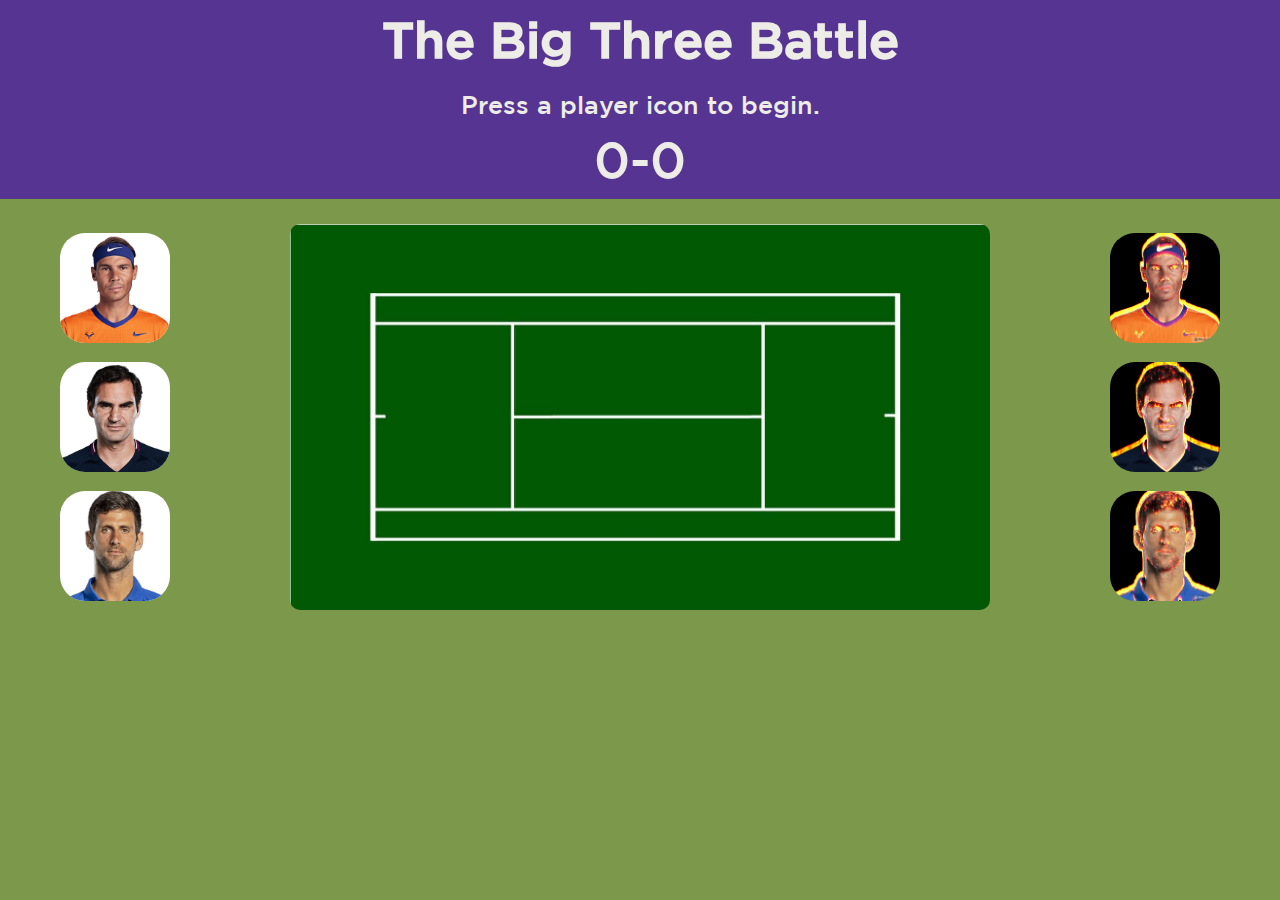
<file: index.html>
<!DOCTYPE html>
<html lang="en">
<head>
  <meta charset="UTF-8">
  <title>The Big Three Battle</title>
  <link rel="stylesheet" href="style.css">
</head>
<body>

  <h1>The Big Three Battle</h1>
  <div id="winnerLine">Press a player icon to begin.</div>
  <div id="scoreLine">0-0</div>
 
  <div class="image-div">

    <div class="human-div">
      <img class="human" src="./images/nadal.png" alt="An image of Nadal">
      <img class="human" src="./images/federer.png" alt="An image of Federer">
      <img class="human" src="./images/djokovic.png" alt="An image of Djokovic">
    </div>

    <img class="court" src="./images/tennis-court.jpg" alt="An image of a tennis court">

    <div class="mod-div">
      <img class="mod" src="./images/nadal-mod.jpg" alt="An image of a modified Nadal">
      <img class="mod" src="./images/federer-mod.jpg" alt="An image of a modified Federer">
      <img class="mod" src="./images/djokovic-mod.jpg" alt="An image of a modified Djokovic">
    </div>

  </div>

  <audio src="./audio/nad_sound_effect.mp4"></audio>
  <audio src="./audio/fed_sound_effect.mp4"></audio>
  <audio src="./audio/djo_sound_effect.mp4"></audio>

  <script src="./index.js"></script>
</body>
</html>
</file>
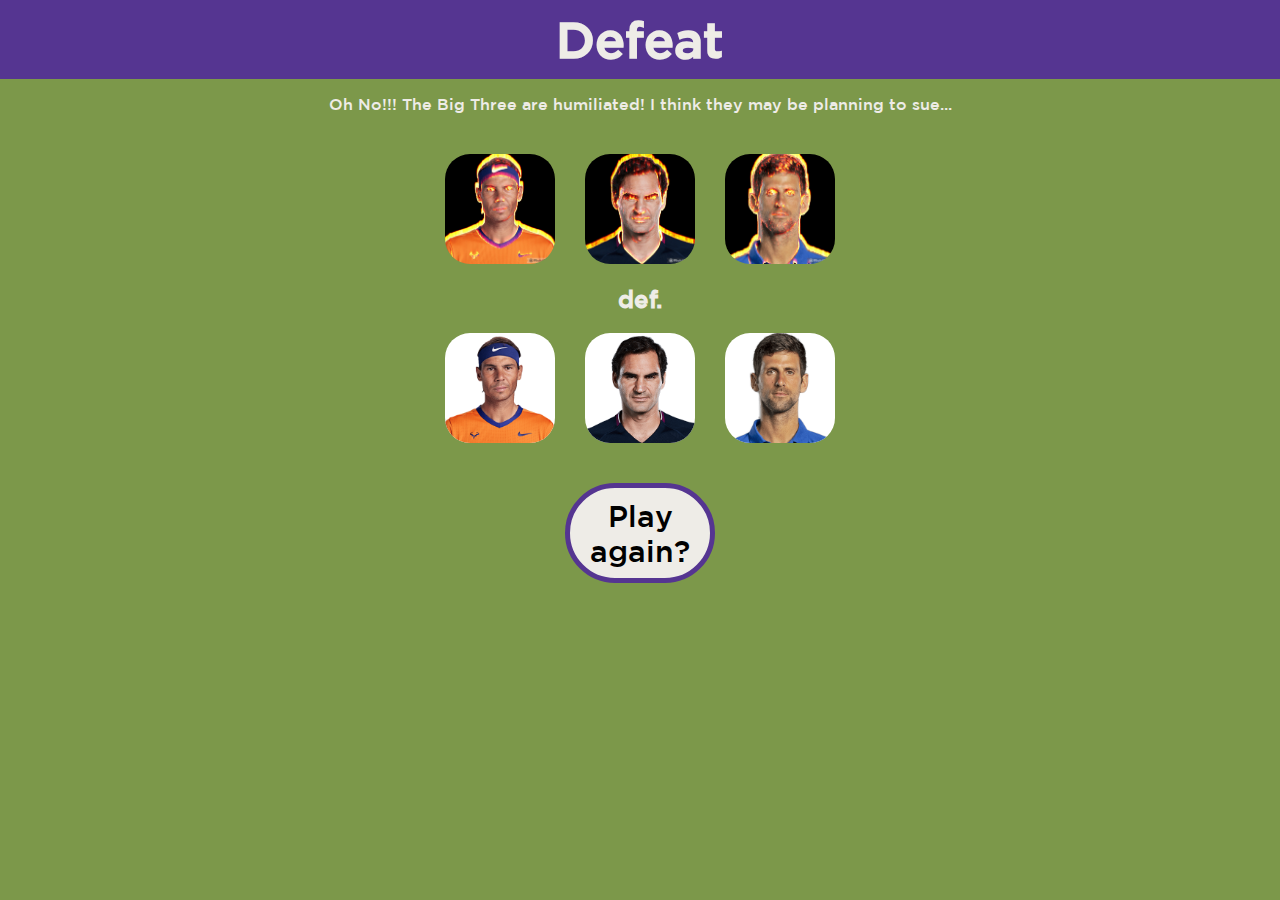
<file: end-screen/defeat.html>
<!DOCTYPE html>
<html lang="en">
<head>
    <meta charset="UTF-8">
    <meta name="viewport" content="width=device-width, initial-scale=1.0">
    <link rel="stylesheet" href="../style.css">
    <title>Defeat</title>
</head>
<body>
    <h1>Defeat</h1>
    <p>Oh No!!! The Big Three are humiliated! I think they may be planning to sue...</p>

    <div id="end-images">
        <div id="victor-div">
            <img class="mod" src="../images/nadal-mod.jpg" alt="An image of a modified Nadal">
            <img class="mod" src="../images/federer-mod.jpg" alt="An image of a modified Federer">
            <img class="mod" src="../images/djokovic-mod.jpg" alt="An image of a modified Djokovic">
        </div>
        <h2>def.</h2>
        <div id="loser-div">
            <img class="human" src="../images/nadal.png" alt="An image of Nadal">
            <img class="human" src="../images/federer.png" alt="An image of Federer">
            <img class="human" src="../images/djokovic.png" alt="An image of Djokovic">
        </div>
    </div>

    <button id="play-again">Play again?</button>
    
    <script src="./end-screen.js"></script>
</body>
</body>
</html>
</file>
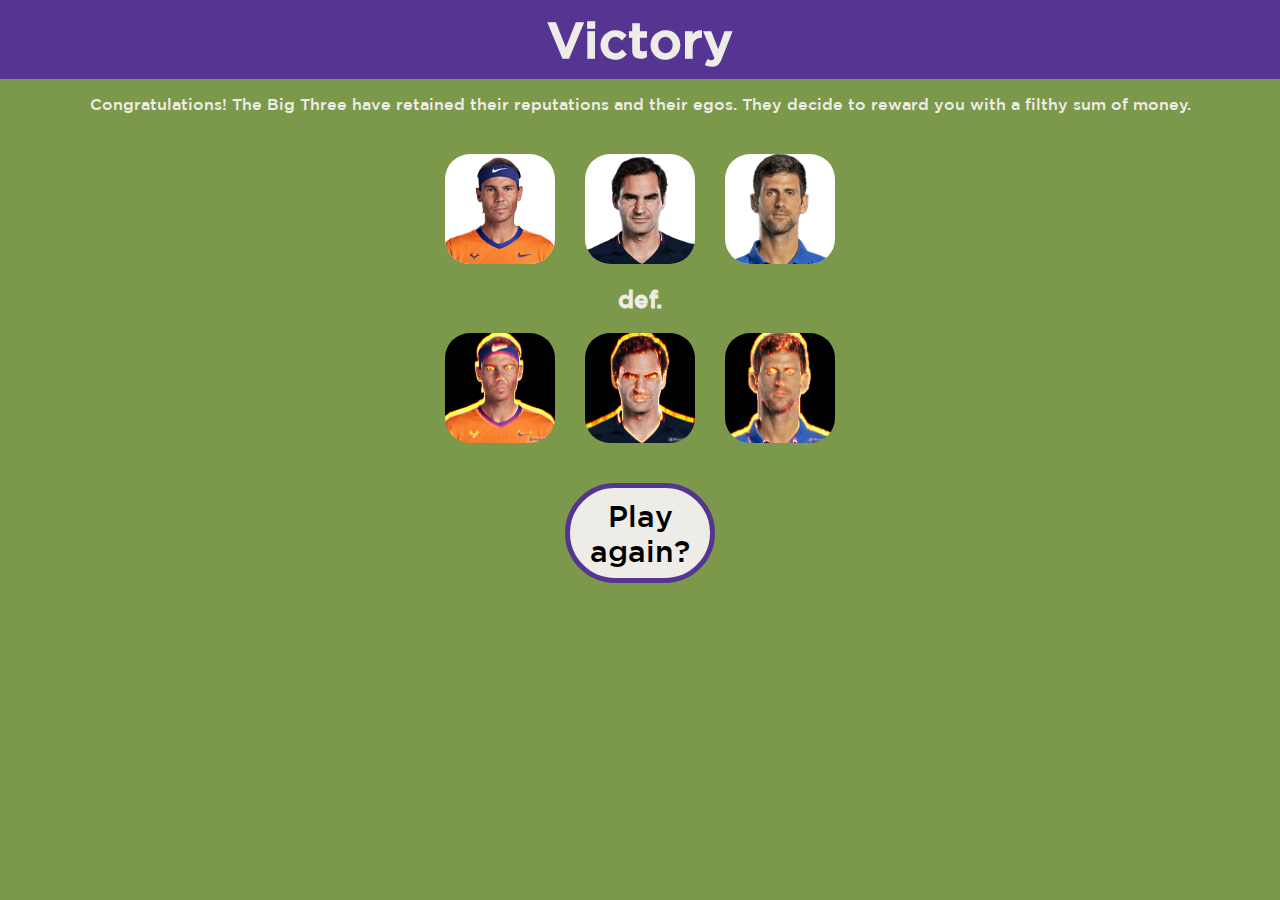
<file: end-screen/victory.html>
<!DOCTYPE html>
<html lang="en">
<head>
    <meta charset="UTF-8">
    <meta name="viewport" content="width=device-width, initial-scale=1.0">
    <link rel="stylesheet" href="../style.css">
    <title>Victory</title>
</head>
<body>
    <h1>Victory</h1>
    <p>Congratulations! The Big Three have retained their reputations and their egos. They decide to reward you with a filthy sum of money.</p>
    
    <div id="end-images">
        <div id="victor-div">
            <img class="human" src="../images/nadal.png" alt="An image of Nadal">
            <img class="human" src="../images/federer.png" alt="An image of Federer">
            <img class="human" src="../images/djokovic.png" alt="An image of Djokovic">
        </div>
        <h2>def.</h2>
        <div id="loser-div">
            <img class="mod" src="../images/nadal-mod.jpg" alt="An image of a modified Nadal">
            <img class="mod" src="../images/federer-mod.jpg" alt="An image of a modified Federer">
            <img class="mod" src="../images/djokovic-mod.jpg" alt="An image of a modified Djokovic">
        </div>
    </div>

    <button id="play-again">Play again?</button>

    <script src="./end-screen.js"></script>
</body>
</body>
</html>
</file>
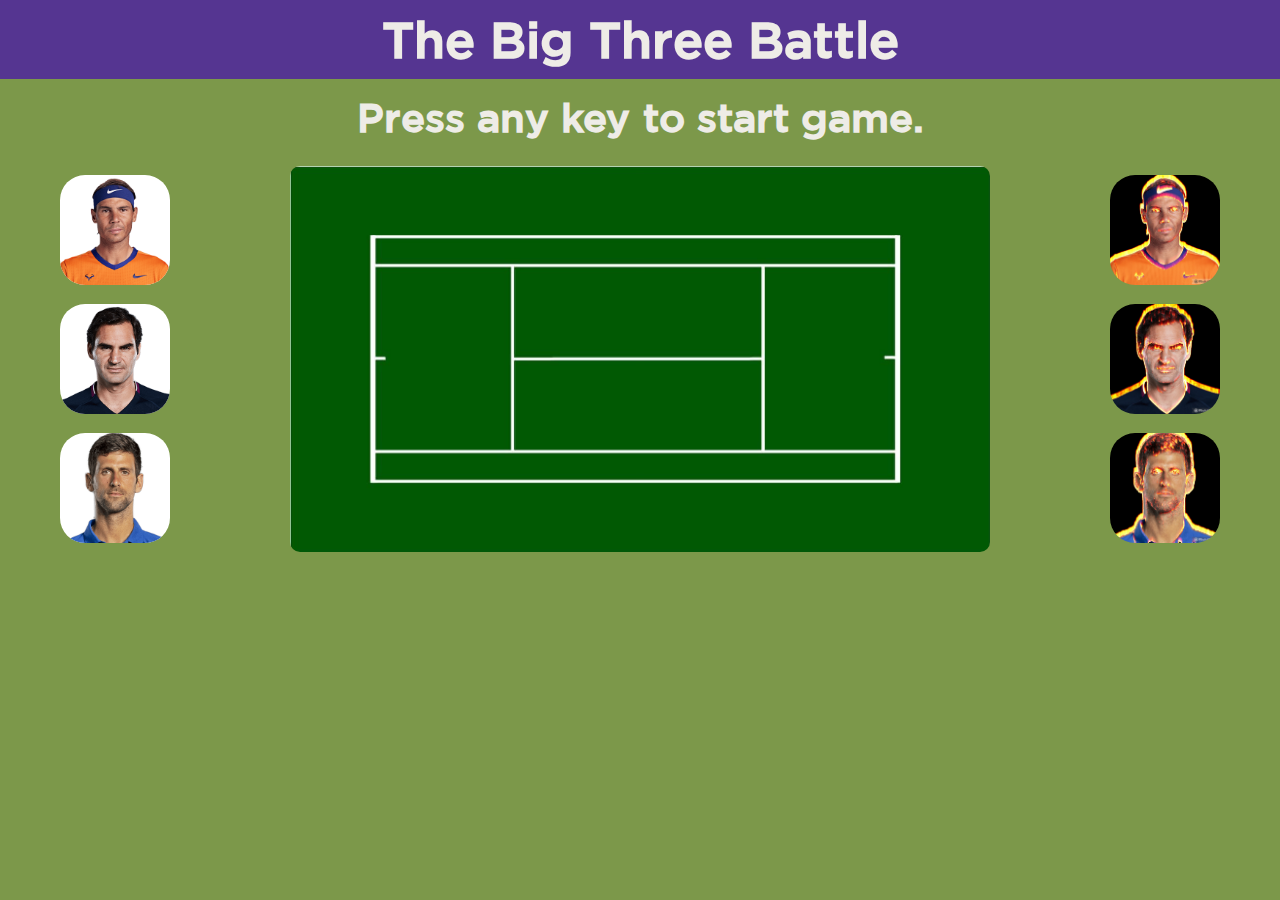
<file: intro-page/intro.html>
<!DOCTYPE html>
<html lang="en">
<head>
  <meta charset="UTF-8">
  <meta name="viewport" content="width=device-width, initial-scale=1.0">
  <title>Opening Page</title>
  <link rel="stylesheet" href="../style.css">
</head>
<body>
  <h1>The Big Three Battle</h1>

  <div id="text"></div>
  <h3 class="blink">Press any key to start game.</h3>

  <div class="image-div blink">

    <div class="human-div">
      <img class="human" src="../images/nadal.png" alt="An image of Nadal">
      <img class="human" src="../images/federer.png" alt="An image of Federer">
      <img class="human" src="../images/djokovic.png" alt="An image of Djokovic">
    </div>

    <img class="court" src="../images/tennis-court.jpg" alt="An image of a tennis court">

    <div class="mod-div">
      <img class="mod" src="../images/nadal-mod.jpg" alt="An image of a modified Nadal">
      <img class="mod" src="../images/federer-mod.jpg" alt="An image of a modified Federer">
      <img class="mod" src="../images/djokovic-mod.jpg" alt="An image of a modified Djokovic">
    </div>

  </div>

  <script src="intro.js"></script>
</body>
</html>
</file>
<file: style.css>
@font-face {
  font-family: "Gotham Medium";
  src: url(./gotham-medium-font/gotham-medium.ttf);
}

body {
  background-color: #7c984a;
  color: #EEECE7;
  font-family: "Gotham Medium", Arial, Helvetica, sans-serif;
  margin: 0;
  text-align: center;
}

h1 {
  background-color: #553591;
  font-size: 50px;
  margin: 0;
  padding: 10px 0;
}

/* Story page start */

h3 {
  font-size: 40px;
  margin: 0 0 15px 0;
}

#text {
  margin-top: 15px;
}

.blink {
  animation: blink 2s linear infinite;
}

@keyframes blink {
  50% {opacity: 0;}
}

.buttonContainer {
  display: flex;
  height: 200px;
  justify-content: space-around;
}

button {
  background-color: #EEECE7;
  border: 5px solid #553591;
  border-radius: 100px;
  color: black;
  font-family: inherit;
  font-size: 30px;
  width: 30%
}

.hover {
  background-color: #D3D3D3;
}

/* Story page end */

/* Game page text start */

#winnerLine, #scoreLine {
  background-color: #553591;
  margin: 0;
  text-align: center;
}

#winnerLine {
  font-size: 25px;
  padding-top: 10px;
  padding-bottom: 10px;
}

#scoreLine {
  font-size: 50px;
  padding-bottom: 10px;
}

/* Game page text end */

/* Game page images start */

.image-div {
  display: flex;
  justify-content: space-around;
  margin-top: 25px;  
  margin-bottom: 25px;
}

.human-div, .mod-div {
  flex-direction: column;
  display: flex;  
  justify-content: space-around;
}

.human, .mod {
  border-radius: 25px;
  height: 110px;
  width: 110px;
}

.human {
  background-color: white;
}

.court {
  border-radius: 10px;
  display: block;
  width: 700px;
}

/* Game page images end */

/* Icon borders start */

.orange, .red, .blue {
  border-style: solid;
  border-width: 10px;
}

.orange {
  border-color: orange;
}

.red {
  border-color: red;
}

.blue {
  border-color: blue;
}

#text {
  color: #FFFFFF;
}

/* Icon borders end*/

/* End screen start */

#end-images {
  margin-top: 40px;
  margin-bottom: 40px;
}

#victor-div, #loser-div {
  display: flex;
  gap: 30px;
  justify-content: center
}

#play-again {
  width: 150px;
  height: 100px;
}

/* End screen end */
</file>
